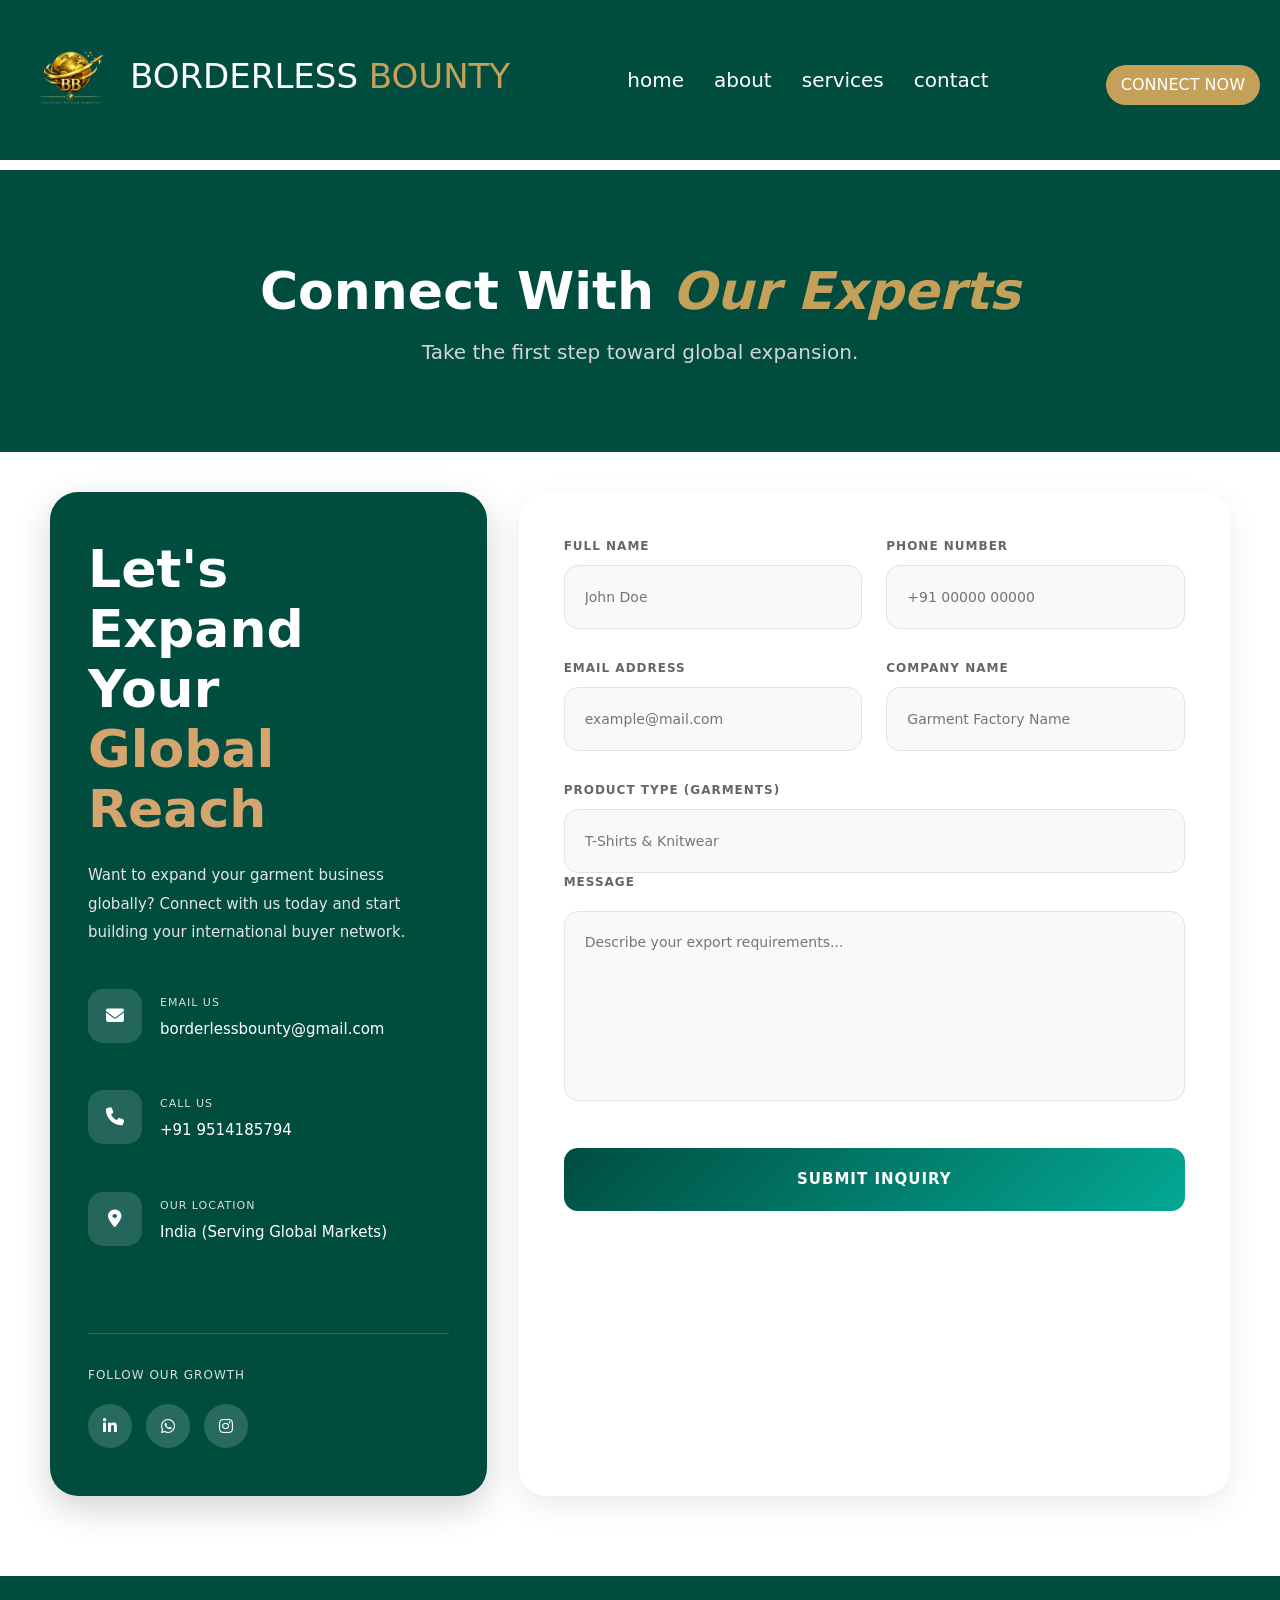
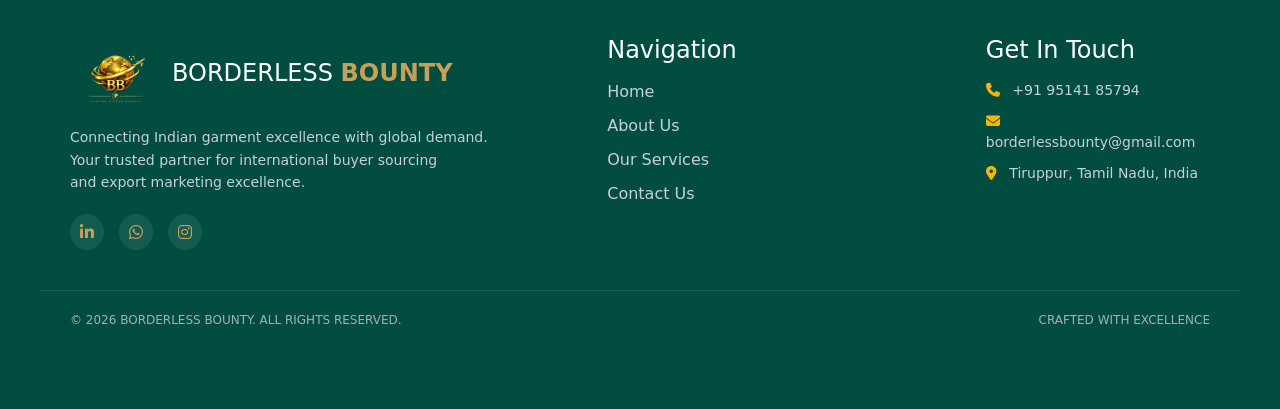
<file: contact.html>
<!DOCTYPE html>
<html lang="en">
<head>
    <meta charset="UTF-8">
    <meta name="viewport" content="width=device-width, initial-scale=1.0">
  <title>Document</title>
         <!-- ✅ Font Awesome (icons) -->
  <link rel="stylesheet" href="https://cdnjs.cloudflare.com/ajax/libs/font-awesome/6.5.0/css/all.min.css">

   <!-- AOS Animation -->
  <link rel="stylesheet" href="https://unpkg.com/aos@2.3.4/dist/aos.css"/>


    <link href="https://cdn.jsdelivr.net/npm/bootstrap@5.3.8/dist/css/bootstrap.min.css" rel="stylesheet"
        integrity="sha384-sRIl4kxILFvY47J16cr9ZwB07vP4J8+LH7qKQnuqkuIAvNWLzeN8tE5YBujZqJLB" crossorigin="anonymous">
        <link rel="stylesheet" href="CSS/style.css">
</head>
<body>
   <div class="navbar-main">

    <div class="nav-left">
        <img src="images/home_page_images/logomain.webp" class="logo-image">
        <h1>BORDERLESS <span>BOUNTY</span></h1>
    </div>

    <ul class="nav">
        <li><a href="index.html">home</a></li>
        <li><a href="about.html">about</a></li>
        <li><a href="service.html">services</a></li>
        <li><a href="contact.html">contact</a></li>
    </ul>

    <div class="btn1">
        <button class="nav-btn">CONNECT NOW</button>
    </div>

</div>
<!-- CONTACT SECTION -->

<div class="contact1">
    <h1>Connect With <span>Our Experts</span></h1>
    <h4>Take the first step toward global expansion.</h4>
</div>

<div class="contact-container">

    <!-- LEFT -->
    <div class="left-box">

        <div>
            <h2>
                Let's Expand Your <br>
                <span>Global Reach</span>
            </h2>

            <p>
                Want to expand your garment business globally?
                Connect with us today and start building your
                international buyer network.
            </p>

            <div class="info">

                <div class="info-item">
                    <i class="fas fa-envelope"></i>

                    <div>
                        <small>EMAIL US</small>
                        <p>borderlessbounty@gmail.com</p>
                    </div>
                </div>

                <div class="info-item">
                    <i class="fas fa-phone"></i>

                    <div>
                        <small>CALL US</small>
                        <p>+91 9514185794</p>
                    </div>
                </div>

                <div class="info-item">
                    <i class="fas fa-location-dot"></i>

                    <div>
                        <small>OUR LOCATION</small>
                        <p>India (Serving Global Markets)</p>
                    </div>
                </div>

            </div>
        </div>

        <!-- SOCIAL -->
        <div class="social">

            <small>FOLLOW OUR GROWTH</small>

            <div class="icons">
                <a href="#"><i class="fab fa-linkedin-in"></i></a>
                <a href="#"><i class="fab fa-whatsapp"></i></a>
                <a href="#"><i class="fab fa-instagram"></i></a>
            </div>

        </div>

    </div>

    <!-- RIGHT -->
    <div class="form-box">

        <form>

            <!-- ROW 1 -->
            <div class="form-row">

                <div class="field">
                    <label>FULL NAME</label>
                    <input type="text" placeholder="John Doe">
                </div>

                <div class="field">
                    <label>PHONE NUMBER</label>
                    <input type="text" placeholder="+91 00000 00000">
                </div>

            </div>

            <!-- ROW 2 -->
            <div class="form-row">

                <div class="field">
                    <label>EMAIL ADDRESS</label>
                    <input type="email" placeholder="example@mail.com">
                </div>

                <div class="field">
                    <label>COMPANY NAME</label>
                    <input type="text" placeholder="Garment Factory Name">
                </div>

            </div>

            <!-- PRODUCT -->
            <div class="field">
                <label>PRODUCT TYPE (GARMENTS)</label>
                <input type="text" placeholder="T-Shirts & Knitwear">
            </div>

            <!-- MESSAGE -->
            <div class="field">
                <label>MESSAGE</label>

                <textarea placeholder="Describe your export requirements..."></textarea>
            </div>

            <!-- BUTTON -->
            <button type="submit">
                SUBMIT INQUIRY
            </button>

        </form>

    </div>

</div>
</div>
<footer class="fx-footer">

  <div class="fx-container">

    <!-- LEFT -->
    <div class="fx-left">
      <div class="logo-row">
       <img src="images/home_page_images/logomain.webp" class="logo-image2">
      <h2>BORDERLESS <span>BOUNTY</span></h2>
      </div>
      <p>
        Connecting Indian garment excellence with global demand.<br>
        Your trusted partner for international buyer sourcing<br> and
        export marketing excellence.
      </p>

      <div class="fx-social">
        <i class="fab fa-linkedin-in"></i>
        <i class="fab fa-whatsapp"></i>
        <i class="fab fa-instagram"></i>
      </div>
    </div>

    <!-- CENTER -->
    <div class="fx-center">
      <h4>Navigation</h4>
      <ul>
        <li>Home</li>
        <li>About Us</li>
        <li>Our Services</li>
        <li>Contact Us</li>
      </ul>
    </div>

    <!-- RIGHT -->
    <div class="fx-right">
      <h4>Get In Touch</h4>
      <p><i class="fas fa-phone"></i> +91 95141 85794</p>
      <p><i class="fas fa-envelope"></i> borderlessbounty@gmail.com</p>
      <p><i class="fas fa-location-dot"></i> Tiruppur, Tamil Nadu, India</p>
    </div>

  </div>

  <!-- BOTTOM -->
  <div class="fx-bottom">
    <span>© 2026 BORDERLESS BOUNTY. ALL RIGHTS RESERVED.</span>
    <span>CRAFTED WITH EXCELLENCE</span>
  </div>

</footer>

   <script src="https://cdn.jsdelivr.net/npm/bootstrap@5.3.8/dist/js/bootstrap.bundle.min.js"
        integrity="sha384-FKyoEForCGlyvwx9Hj09JcYn3nv7wiPVlz7YYwJrWVcXK/BmnVDxM+D2scQbITxI"
        crossorigin="anonymous"></script>
      
</body>
</html>
</file>
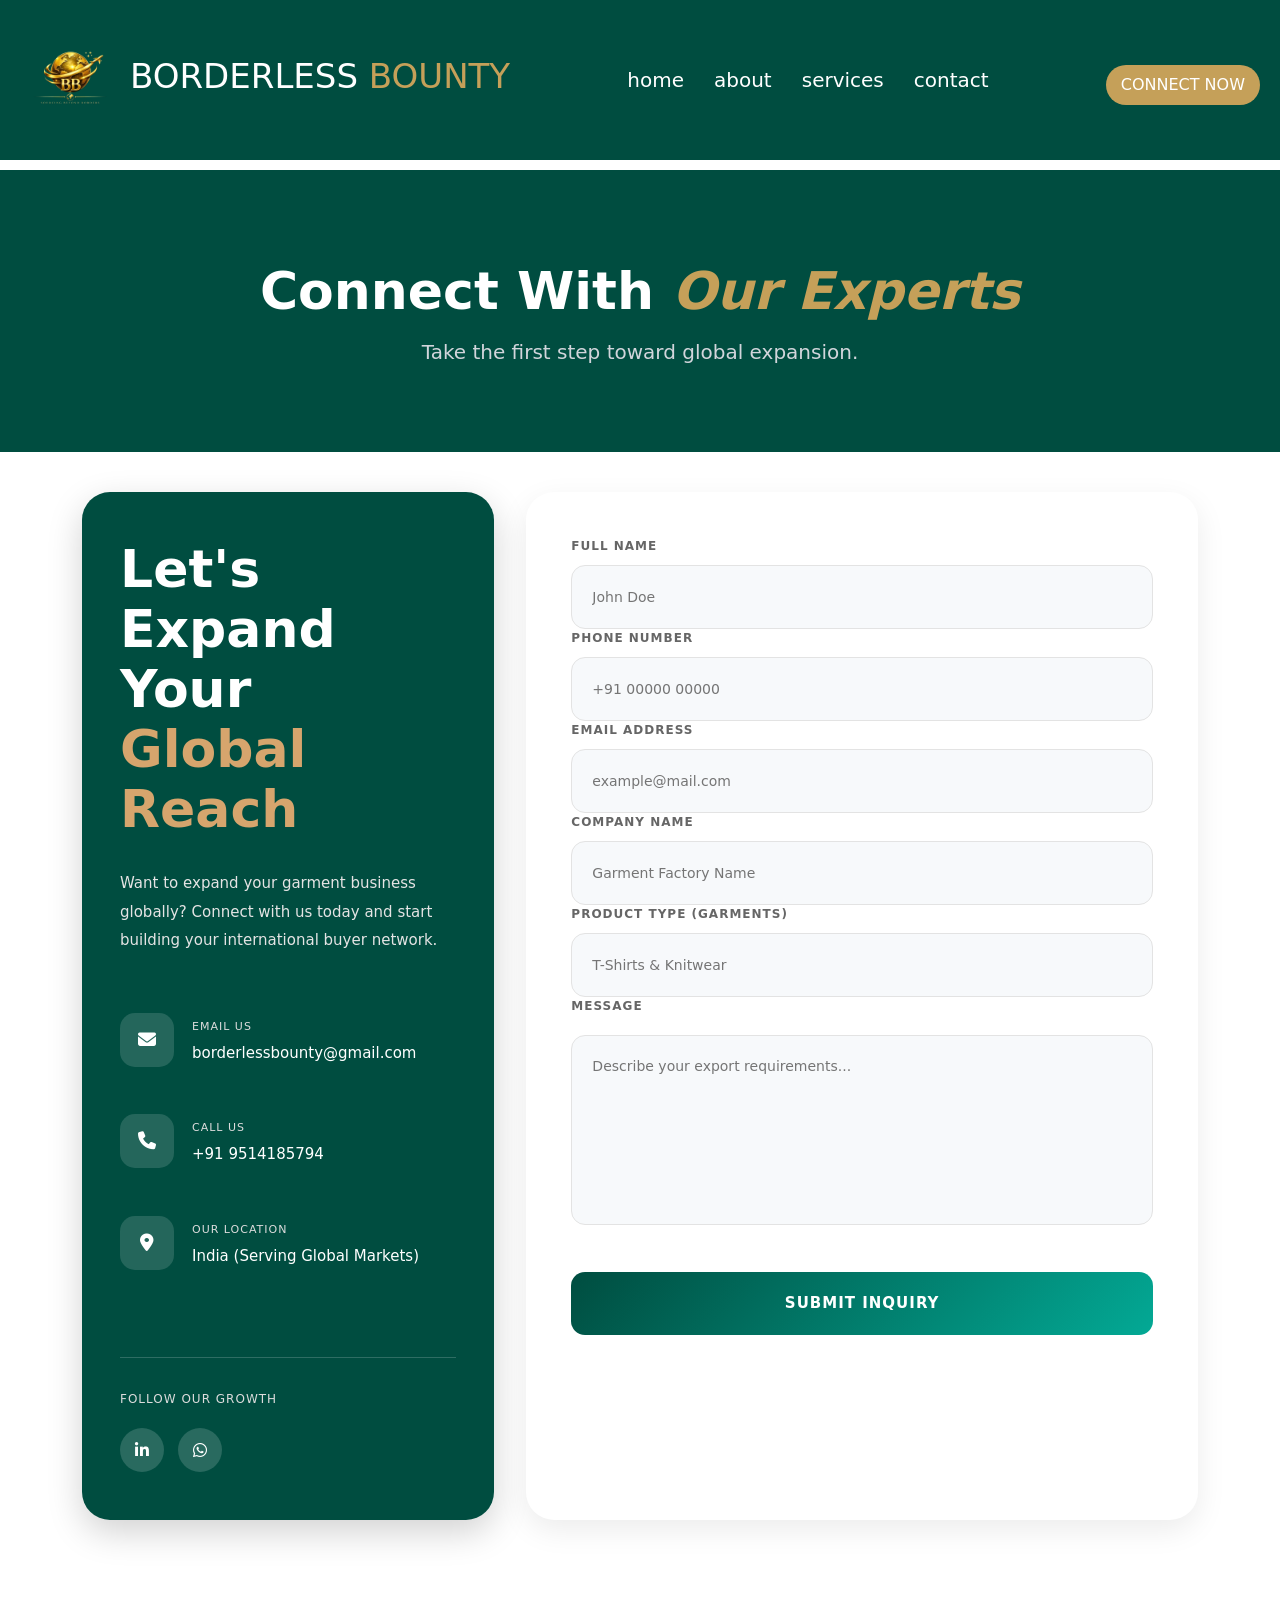
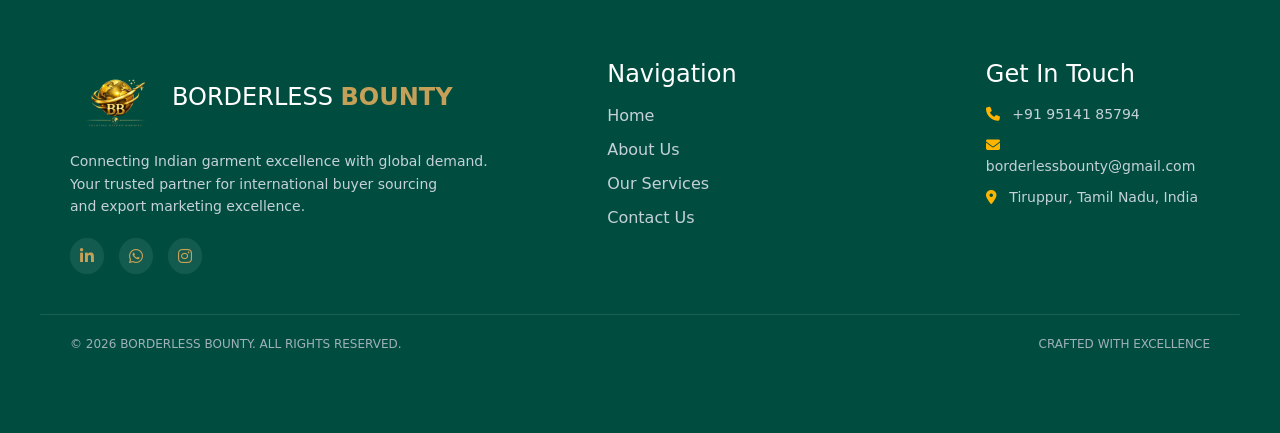
<file: My Project/contact.html>
<!DOCTYPE html>
<html lang="en">
<head>
    <meta charset="UTF-8">
    <meta name="viewport" content="width=device-width, initial-scale=1.0">
  <title>Document</title>
         <!-- ✅ Font Awesome (icons) -->
  <link rel="stylesheet" href="https://cdnjs.cloudflare.com/ajax/libs/font-awesome/6.5.0/css/all.min.css">

   <!-- AOS Animation -->
  <link rel="stylesheet" href="https://unpkg.com/aos@2.3.4/dist/aos.css"/>


    <link href="https://cdn.jsdelivr.net/npm/bootstrap@5.3.8/dist/css/bootstrap.min.css" rel="stylesheet"
        integrity="sha384-sRIl4kxILFvY47J16cr9ZwB07vP4J8+LH7qKQnuqkuIAvNWLzeN8tE5YBujZqJLB" crossorigin="anonymous">
        <link rel="stylesheet" href="/CSS/style.css">
</head>
<body>
   <div class="navbar-main">

    <div class="nav-left">
        <img src="images/home_page_images/logomain.webp" class="logo-image">
        <h1>BORDERLESS <span>BOUNTY</span></h1>
    </div>

    <ul class="nav">
        <li><a href="index.html">home</a></li>
        <li><a href="about.html">about</a></li>
        <li><a href="service.html">services</a></li>
        <li><a href="contact.html">contact</a></li>
    </ul>

    <div class="btn1">
        <button class="nav-btn">CONNECT NOW</button>
    </div>

</div>
<div class="contact1">
    <h1>Connect With<span> Our Experts</span></h1>
    <h4>Take the first step toward global expansion.</h4>

</div>
<div class="container contact-container">

  <!-- LEFT -->
  <div class="left-box">
    <h2>Let's Expand Your <br><span>Global Reach</span></h2>

    <p>
      Want to expand your garment business globally?
      Connect with us today and start building your
      international buyer network.
    </p>

    <div class="info">

      <div class="info-item">
        <i class="fas fa-envelope"></i>
        <div>
          <small>EMAIL US</small>
          <p>borderlessbounty@gmail.com</p>
        </div>
      </div>

      <div class="info-item">
        <i class="fas fa-phone"></i>
        <div>
          <small>CALL US</small>
          <p>+91 9514185794</p>
        </div>
      </div>

      <div class="info-item">
        <i class="fas fa-location-dot"></i>
        <div>
          <small>OUR LOCATION</small>
          <p>India (Serving Global Markets)</p>
        </div>
      </div>

    </div>

    <div class="social">
      <small>FOLLOW OUR GROWTH</small>
      <div class="icons">
        <a href="#"><i class="fab fa-linkedin-in"></i></a>
        <a href="#"><i class="fab fa-whatsapp"></i></a>
      </div>
    </div>
  </div>

  <!-- RIGHT -->
  <div class="form-box">
    <form>

      <div class="row">
        <div class="field">
          <label>FULL NAME</label>
          <input type="text" placeholder="John Doe">
        </div>

        <div class="field">
          <label>PHONE NUMBER</label>
          <input type="text" placeholder="+91 00000 00000">
        </div>
      </div>

      <div class="row">
        <div class="field">
          <label>EMAIL ADDRESS</label>
          <input type="email" placeholder="example@mail.com">
        </div>

        <div class="field">
          <label>COMPANY NAME</label>
          <input type="text" placeholder="Garment Factory Name">
        </div>
      </div>

      <div class="field">
        <label>PRODUCT TYPE (GARMENTS)</label>
        <input type="text" placeholder="T-Shirts & Knitwear">
      </div>

      <div class="field">
        <label>MESSAGE</label>
        <textarea placeholder="Describe your export requirements..."></textarea>
      </div>

      <button type="submit">SUBMIT INQUIRY</button>

    </form>
  </div>

</div>
<footer class="fx-footer">

  <div class="fx-container">

    <!-- LEFT -->
    <div class="fx-left">
      <div class="logo-row">
       <img src="images/home_page_images/logomain.webp" class="logo-image2">
      <h2>BORDERLESS <span>BOUNTY</span></h2>
      </div>
      <p>
        Connecting Indian garment excellence with global demand.<br>
        Your trusted partner for international buyer sourcing<br> and
        export marketing excellence.
      </p>

      <div class="fx-social">
        <i class="fab fa-linkedin-in"></i>
        <i class="fab fa-whatsapp"></i>
        <i class="fab fa-instagram"></i>
      </div>
    </div>

    <!-- CENTER -->
    <div class="fx-center">
      <h4>Navigation</h4>
      <ul>
        <li>Home</li>
        <li>About Us</li>
        <li>Our Services</li>
        <li>Contact Us</li>
      </ul>
    </div>

    <!-- RIGHT -->
    <div class="fx-right">
      <h4>Get In Touch</h4>
      <p><i class="fas fa-phone"></i> +91 95141 85794</p>
      <p><i class="fas fa-envelope"></i> borderlessbounty@gmail.com</p>
      <p><i class="fas fa-location-dot"></i> Tiruppur, Tamil Nadu, India</p>
    </div>

  </div>

  <!-- BOTTOM -->
  <div class="fx-bottom">
    <span>© 2026 BORDERLESS BOUNTY. ALL RIGHTS RESERVED.</span>
    <span>CRAFTED WITH EXCELLENCE</span>
  </div>

</footer>

   <script src="https://cdn.jsdelivr.net/npm/bootstrap@5.3.8/dist/js/bootstrap.bundle.min.js"
        integrity="sha384-FKyoEForCGlyvwx9Hj09JcYn3nv7wiPVlz7YYwJrWVcXK/BmnVDxM+D2scQbITxI"
        crossorigin="anonymous"></script>
      
</body>
</html>
</file>
<file: CSS/style.css>
*{
  margin: 0px;
  padding: 0px;
  box-sizing: border-box;
}
body{
  overflow-x: hidden;
}
.navbar-main {
    background-color: #004d40;
    height: 160px;
    width: 100%;
    display: flex;
    align-items: center;
    justify-content: space-between;
    padding: 0 20px;
    position:sticky;
    top:0;
     z-index: 1000;
}

.nav-left {
    display: flex;
    align-items: center;
}

.logo-image {
    width: 100px;
    height: 100px;
}

.nav-left h1 {
    color: white;
    font-size: 34px;
    margin-left: 10px;
}

.nav-left h1 span {
    color: #c5a059;
}

.nav {
    display: flex;
    gap: 30px;
    list-style: none;
}

.nav a {
    color: white;
    text-decoration: none;
    font-size: 20px;
}
.nav a:hover {
    color: #c5a059;
    transform: scale(1.1);
}
.nav-btn {
    background-color: #c5a059;
    color: white;
    border: none;
    padding: 8px 15px;
    border-radius: 20px;
    margin-top: 10px;
}
.nav-btn:hover {
    background-color: #ff9f2e;
    color: black;
    transform: scale(1.05);
}

/* hero section */
.hero {
  height: 100vh;
  /* background: linear-gradient(rgba(0,0,0,0.7), rgba(0,0,0,0.7)),
              url('images/home _page _images/rainy-forest.webp'); */
  /* background-image:url('images/home _page _images/mYxvzp.webp');  */
 
  background-size: cover;
  background-position: center;
  background-repeat: no-repeat;
  display: flex;
  align-items: center;
  color: white;
  text-align: center;
  padding: 20px;
  position: relative;
}
.shade{
  position: absolute;
  background-color: #004d40;
  width: 100%;
  height: 100%;
  opacity: 0.6;
}

.hero-content {
  max-width: 900px;
  margin: auto;
  position: relative;
}

.hero h5 {
  color:#c5a059;
  letter-spacing: 3px;
  font-size: 25px;
}

.sub-title {
  margin: 10px 0;
  font-size: 17px;
}

.hero h1 {
  font-size: 50px;
  font-weight: bold;
}

.hero h1 span {
  color: #c5a059;
  font-style: italic;
}

.desc {
  margin: 20px 0;
  font-size: 21px;
}

.buttons {
  margin-top: 20px;
}

.btn {
  padding: 10px 20px;
  text-decoration: none;
  margin: 5px;
  display: inline-block;
}

.btn-primary {
  background: white;
  color: white;
}

.btn-outline {
  border: 1px solid white;
  color: white;
}
.expertise4 {
  position: relative;
  padding: 100px 20px;
  text-align: center;
  overflow: hidden;
  background: #fff;
}
/* davut */
* {
  box-sizing: border-box;
}

/* 🔥 BACKGROUND LAYER */
.expertise4::before {
  content: "";
  position: absolute;
  top: 0;
  left: 0;
  width: 200%;
  height: 100%;

  background: url('../images/home_page_images/flag.png') repeat-x;

  background-size: contain;
  opacity: 0.15;

  animation: moveFlags 40s linear infinite;
}


/* 🔥 SECOND LAYER (depth feel) */
.expertise4::after {
  content: "";
  position: absolute;
  top: 0;
  left: 0;
  width: 200%;
  height: 100%;

  background: url('images/home_page_images/flag.png') repeat-x;

  background-size: contain;
  opacity: 0.08;

  animation: moveFlagsReverse 60s linear infinite;
}

/* CONTENT ABOVE */
.container4 {
  position: relative;
  z-index: 2;
  max-width: 900px;
  margin: auto;
}

/* TEXT */
.small-title {
  letter-spacing: 4px;
  font-size: 21px;
}

.main-title {
  font-size: 42px;
  font-weight: bold;
}

.content-text {
  font-size: 23px;
  line-height: 1.7;
}

.content-text span {
  font-weight: bold;
  font-style: italic;
}

/* 🔁 ANIMATIONS */
@keyframes moveFlags {
  0% {
    transform: translateX(0);
  }
  100% {
    transform: translateX(-50%);
  }
}

@keyframes moveFlagsReverse {
  0% {
    transform: translateX(-50%);
  }
  100% {
    transform: translateX(0);
  }
}


.services1 {
  background: #f4f6f8;
  padding: 80px 0;
}
.service-card {
  min-width: 220px;  /* 👈 minimum size */
  flex: 1;           /* 👈 auto expand */
  height: 180px;
}

/* 🔥 ONE LINE LAYOUT */
.service-row {
  display: flex;
  justify-content: center;
  gap: 30px; /* 🔥 BIG GAP */
  /* flex-wrap: nowrap;  */
}

/* CARD */
.service-card {
  background: #c4c2c2;
  padding: 25px 15px;
  border-radius: 15px;

  width: 180px; /* 🔥 SAME WIDTH */
  height: 180px; /* 🔥 SAME HEIGHT */

  display: flex;
  flex-direction: column;
  justify-content: center;
  align-items: center;

  text-align: center;

  box-shadow: 0 8px 20px rgba(0,0,0,0.08);
  transition: 0.3s;
}

/* ICON */
.service-card i {
  font-size: 30px;
  margin-bottom: 10px;
}

/* HOVER */
.service-card:hover {
  transform: translateY(-8px);
  box-shadow: 0 15px 30px rgba(0,0,0,0.15);
}
/* BOX */
/* ===== WHY SECTION ===== */
   .why-section {
  background-color: #004d40;
   gap:90px;
  
}



/* TEXT */
.small-head {
  color: #c5a059;
  letter-spacing: 2px;
  font-size: 14px;
}

.main-head {
  font-size: 36px;
  font-weight: bold;
}

.points p {
  font-weight: bold;
  margin-bottom: 5px;
}

.points span {
  display: block;
  font-size: 14px;
  color: #ddd;
  margin-bottom: 15px;
}

.points i {
  color: #c5a059;
  margin-right: 8px;
}

/* CARD */
.card-box {
  height: 210px;
  border-radius: 20px;
  background-color: #004d40;
  backdrop-filter: blur(10px);
  border: 2px solid rgb(163, 161, 161);
  box-shadow: 0 10px 25px rgba(237, 230, 230, 0.2);

  color: #fff;
  text-align: center;

  display: flex;
  flex-direction: column;
  justify-content: center;
  align-items: center;

  transition: 0.4s;

  /* animation base */
  opacity: 0;
  transform: translateY(40px);
  animation: fadeUp 0.8s forwards;
}

/* ICON */
.card-box i {
  font-size: 30px;
  color: #c5a059;
  margin-bottom: 10px;
}

/* HOVER */
.card-box:hover {
  transform: translateY(-10px) scale(1.05);
}

/* 🔥 ANIMATION */
@keyframes fadeUp {
  to {
    opacity: 1;
    transform: translateY(0);
  }
}

/* DELAYS */
.delay1 { animation-delay: 0.2s; }
.delay2 { animation-delay: 0.4s; }
.delay3 { animation-delay: 0.6s; }
.delay4 { animation-delay: 0.8s; }
/* SECTION */
.cta-section {
  padding: 80px 20px;
  background: #fff;
}

/* industryrow */
.industries {
  background: #f8f9fb;
}

/* TITLE */
.industry-title {
  font-size: 30px;
  font-weight: 600;
  color: #1f2937;
}

/* CARD */
.industry-card {
  height: 130px;
  border-radius: 12px;
  background: #fff;

  display: flex;
  flex-direction: column;
  justify-content: center;
  align-items: center;

  box-shadow: 0 5px 15px rgba(0,0,0,0.08);
  transition: 0.3s;

  /* animation base */
  opacity: 0;
  transform: translateY(40px);
  animation: fadeUp 0.8s forwards;
}

/* ICON */
.industry-card i {
  font-size: 26px;
  margin-bottom: 10px;
  color: #1f2937;
}

/* TEXT */
.industry-card p {
  font-size: 14px;
  margin: 0;
  color: #374151;
}

/* HOVER */
.industry-card:hover {
  transform: translateY(-8px);
  box-shadow: 0 15px 30px rgba(0,0,0,0.15);
}

/* ANIMATION */
@keyframes fadeUp {
  to {
    opacity: 1;
    transform: translateY(0);
  }
}

/* DELAY */
.delay1 { animation-delay: 0.2s; }
.delay2 { animation-delay: 0.4s; }
.delay3 { animation-delay: 0.6s; }
.delay4 { animation-delay: 0.8s; }
.delay5 { animation-delay: 1s; }
/* BOX */
.cta-box {
  background-color: #004d40;
  color: white;

  padding: 50px 30px;
  border-radius: 20px;
  width: 100%;

  max-width: 1200px;
  margin: auto;
}

/* TITLE */
.cta-box h2 {
  font-size: 32px;
  font-weight: bold;
}

/* SUB TEXT */
.cta-sub {
  margin: 10px 0 30px;
  font-size: 16px;
  opacity: 0.9;
}


/* CONTACT ROW */
.cta-contact {
  display: flex;
  justify-content: center;
  align-items: center;
  gap: 40px;
}

/* TEXT */
.cta-contact small {
  font-size: 12px;
  opacity: 0.7;
}

.cta-contact p {
  margin: 5px 0 0;
  font-weight: 600;
}

/* DIVIDER */
.divider {
  width: 1px;
  height: 40px;
  background: rgba(255,255,255,0.4);
}

.fx-footer {
  background-color: #004d40;
    
  color: white;
  padding: 60px 0px;
  /* border-radius: 20px; */
  width: 100%;
  margin: 80px  auto 0px auto;
}



/* LOGO */
.logo {
  font-weight: bold;
}
.logo span {
  color: #c5a059;
}

.logo-image2 {
  width: 90px;   /* adjust size */
  height: 90px;
}
.logo-row {
  display: flex;
  align-items: center;
  gap: 12px;
}

.logo-row h2 {
  margin: 0;
  font-size: 24px;
}

/* TEXT */
.fx-footer-text {
  font-size: 16px;
  margin: 15px 0;
  line-height: 1.6;
  opacity: 0.9;
}
.fx-left span {
  font-weight: bold;
  color: #c5a059;
}

/* TITLES */
.fx-footer-title {
  font-size: 18px;
  letter-spacing: 1px;
  margin-bottom: 15px;
  opacity: 0.8;
}

/* LINKS */
.fx-footer-links {
  list-style: none;
  padding: 0;
  margin-top: 10px;
}
.fx-footer-links li {
  margin: 8px 0;
  cursor: pointer;
}

/* ICONS */
.fx-footer i {
  margin-right: 10px;
  color: #c5a059;
}
.fx-center li{
   font-size: 16px;
}

/* SOCIAL */
.social-icons i {
  background: rgba(255,255,255,0.1);
  padding: 10px;
  border-radius: 50%;
  margin-right: 10px;
  transition: 0.3s;
}

.social-icons i:hover {
  background: #c5a059;
  color: black;
}

/* LINE */
.fx-footer hr {
  border-color: rgba(255,255,255,0.2);
  margin: 30px 0;
}

/* COPY */
.copy {
  font-size: 13px;
  opacity: 0.7;
  margin-top: 30px;
}
footer.col-md-4 {
  padding: 0 20px;
}
/* abouthtml */
.about1 {
  text-align: center;
  margin-top: 12px;
  height: 250px;
  width: 100%;
  background-color: #004d40;
padding: 70px;

}
.about1 h1 {
  font-size: 36px;
  margin-bottom: 20px;
  color: white;
}
.about1 h1 span {
  color: #c5a059;
  font-style: italic;
}
.about1 h4 {
  font-size: 20px;
  color: #6b7280;
}
.about2{
  margin-top: 100px;
  position: absolute;
}
.about2 h5 {
  color: #c5a059;
  letter-spacing: 3px;
  font-size: 22px;
  
  margin-top: 20px;

}
.about2 h1 {
  font-size: 36px;
  margin-bottom: 20px;
  color: #1f2937;
}
.about2 p {
  font-size: 20px;
  line-height: 1.6;
  color: #374151;
}
.poem {
  height: 100px;
  width: auto;
  margin-left: 20px;
  font-style: italic;
  border-left: 10px solid #c5a059;
  background-color: #ebe9e9;
  padding: 30px 0px 30px 20px;
}
.about2 img{
  width: 100%;
  height: 80%;
  border-radius: 10px;
}
.box0{
  width: 70px;
  position: relative;
  top: 880px;
  left: 800px;
}
 .box0 .card{
  background-color: #004d40;
  height: 150px;
  color: white;
  border-radius: 10px;
  padding-left: 20px;
  padding-top: 5px;
 }
 .box0 .card h1{
  font-size: 60px;
  color: #c5a059;
}
 .box0 h4{
  font-size: 20px;
  color: rgb(248, 248, 248);
}

    .founders2 {
      padding: 80px 0;
      text-align: center;
      margin-top: 950px;
    }

    .sub-title {
      letter-spacing: 3px;
      color: #777;
      font-size: 14px;
    }

    /* 🔥 FINAL CARD FIX */
    .card-custom {
      background: #fff;
      padding: 40px 20px;
      border-radius: 20px;
      border: none;

      box-shadow: 0 15px 40px rgba(0,0,0,0.15);

      transition: 0.3s;
    }

    .card-custom:hover {
      transform: translateY(-10px);
    }

    .icon-circle {
      width: 80px;
      height: 80px;
      background: #0a1f44;
      color: #fff;
      border-radius: 50%;
      display: flex;
      align-items: center;
      justify-content: center;
      font-size: 30px;
      margin: 0 auto 20px;
    }

    .role {
      color: #777;
    }

    .desc {
      color: #555;
      font-size: 14px;
    }

    /* 3card */
    /* 🔥 NEW 3 CARD SECTION (SAFE - no conflict) */

.about-new{
  padding:80px 0px 0px 10px;
}

.about-container-new{
  display:flex;
  flex-wrap:wrap;
  /* justify-content:center; */
  gap:30px;
  margin-bottom: 100px;
 
  
}

.card-new{
  width:400px;
  padding:30px;
  border-radius:15px;
  background:white;
  box-shadow:0 5px 20px rgba(0,0,0,0.1);
}

/* Mission */
.card-new.mission{
  background:#004d40;
  color:white;
}

.card-new.mission p{
  color:#ddd;
}

/* Strength */
.card-new.strength ul{
  list-style:none;
}

.card-new.strength ul li{
  padding-left:20px;
  position:relative;
  margin-bottom:10px;
}

.card-new.strength ul li::before{
  content:"✔";
  position:absolute;
  left:0;
  color:#c5a059;
}
.icon-new{
  width:60px;
  height:60px;
  background:#0a1f44;
  color:#fff;
  border-radius:50%;
  display:flex;
  align-items:center;
  justify-content:center;
  font-size:24px;
  margin-bottom:15px;
}
.card-new p,li{
  font-size:20px;
  color:#555;
}

/* services */
/* abouthtml */
.service1 {
  text-align: center;
  margin-top: 16px;
  height: 250px;
  width: 100%;
  background-color: #004d40;
padding: 70px;

}
.service1 h1 {
  font-size: 46px;
  margin-bottom: 20px;
  color: white;
}
.service1 h1 span {
  font-size: 46x;
  color: #c5a059;
  font-style: italic;
}
.service1 h4 {
  font-size: 20px;
  color: #6b7280;
}


/* SECTION */
.gb-svc-section {
  padding: 60px 40px;
  background:
    linear-gradient(rgba(255,255,255,0.92), rgba(255,255,255,0.92)),
    url('https://picsum.photos/1200/800?blur=3');
  background-size: cover;
}

/* GRID (width 20% kammi) */
.gb-svc-container {
  display: grid;
  grid-template-columns: repeat(3, 0.7fr);
  justify-content: center;
  gap: 30px;
  width: 100%;
  margin: 0 auto;
  
}

/* CARD */
.gb-svc-card {
  position: relative;
  border-radius: 18px;
  overflow: hidden;
  transition: 0.3s;
  width: 85%;
  
}

/* IMAGE (height +20%) */
.gb-svc-card img {
  width: 100%;
  height: 360px;
  object-fit: cover;
}

/* OVERLAY */
.gb-svc-overlay {
  position: absolute;
  inset: 0;
  background: rgba(32, 166, 144, 0.65);
}

/* TEXT */
.gb-svc-text {
  position: absolute;
  bottom: 20px;
  left: 20px;
  right: 20px;
  color: #fff;
  /* z-index: 2; */
}

/* ICON (kila left) */
.svc-icon {
  position: absolute;
  bottom: 120px;
  left: 10px;
  font-size: 30px;
  color: #ff9f2e;
}

/* TITLE */
.gb-svc-text h3 {
  font-size: 20px;
  margin-bottom: 5px;
  font-weight: bold;
}

/* PARA */
.gb-svc-text p {
  font-size: 14px;
}

/* LIST */
.gb-svc-text ul {
  margin: 5px 0 0 15px;
  font-size: 14px;
}

/* 🔥 4th CARD TEXT WHITE FORCE */
.gb-svc-card:nth-child(4) .gb-svc-text,
.gb-svc-card:nth-child(4) ul li {
  color: #ffffff;
   font-size: 14px;
}

/* HOVER */
.gb-svc-card:hover {
  transform: scale(1.05);
}

/* 🔥 SECTION */
.gb-pro-section {
  padding: 120px 20px;
  color: #fff;
  text-align: center;
   background-color: #004d40;

  /* background:
    
    linear-gradient(135deg, #0f2027, #203a43, #2c5364); */
}

/* TITLE */
.gb-pro-section h2 {
  font-size: 32px;
  margin-bottom: 10px;
}

.gb-sub {
  opacity: 0.7;
  margin-bottom: 80px;
}

/* TIMELINE */
.gb-pro-timeline {
  position: relative;
  max-width: 1000px;
  margin: auto;
}

/* CENTER LINE */
.gb-pro-timeline::after {
  content: "";
  position: absolute;
  width: 2px;
  background: rgba(255,255,255,0.2);
  top: 0;
  bottom: 0;
  left: 50%;
  transform: translateX(-50%);
}

/* ITEM */
.gb-pro-item {
  position: relative;
  width: 50%;
  padding: 40px 20px;
}

/* LEFT */
.gb-left {
  left: 0;
  text-align: left;
}

/* RIGHT */
.gb-right {
  left: 50%;
  text-align: left;
}

/* CARD */
.gb-pro-card {
  background: rgba(255,255,255,0.08);
  padding: 20px 25px;
  border-radius: 12px;
 border: 1px solid rgba(247, 244, 244, 0.2);
}

/* NUMBER CIRCLE */
.gb-pro-item::before {
  content: attr(data-step);
  position: absolute;
  top: 45px;
  width: 35px;
  height: 35px;
  border: 2px solid white;
  border-radius: 50%;
  text-align: center;
  line-height: 32px;
  font-weight: bold;
  color:#c5a059;
  background: transparent;
}

/* NUMBER POSITION */
.gb-left::before {
  right: -18px;
}

.gb-right::before {
  left: -18px;
}

/* TEXT */
.gb-pro-card h3 {
  margin-bottom: 8px;
  color: #c5a059;
}

.gb-pro-card p {
  font-size: 14px;
  opacity: 0.8;
}
.pro-end{
  text-align: center;
  color:white;
  margin-top: 90px;
}

/* SECTION */
.gb-terms-section {
  padding: 80px 40px;
}

/* CONTAINER */
.gb-terms-container {
  display: flex;
  gap: 40px;
  justify-content: center;
  align-items: stretch;
  flex-wrap: wrap;
}

/* LEFT CARD */
.gb-terms-card {
  flex: 1;
  max-width: 500px;
  background: #fff;
  padding: 30px;
  border-radius: 20px;
  box-shadow: 0 10px 25px rgba(0,0,0,0.1);
}
.gb-terms-card i{
  color:#c5a059;
}

/* TITLE */
.gb-terms-card h3 {
  margin-bottom: 20px;
  font-size: 20px;
}



/* ROW */
.gb-row {
  margin-bottom: 20px;
}

.gb-row span {
  display: block;
  font-size: 12px;
  color:#c5a059;
  margin-bottom: 5px;
  font-weight: bold;
}

.gb-row p {
  font-size: 14px;
  color: #333;
}

/* RIGHT CARD */
.gb-doc-card {
  flex: 1;
  max-width: 500px;
  padding: 30px;
  border-radius: 20px;
  color: #fff;
   background-color: #004d40;

  /* background:
    linear-gradient(rgba(0,0,0,0.6), rgba(0,0,0,0.6)),
    linear-gradient(135deg, #0f2027, #2c5364); */

  box-shadow: 0 10px 25px rgba(0,0,0,0.2);
}

/* TITLE */
.gb-doc-card h3 {
  margin-bottom: 25px;
  color:#c5a059;
}

/* LIST ITEM */
.gb-doc-item {
  display: flex;
  align-items: center;
  gap: 15px;
  padding: 12px 15px;
  margin-bottom: 15px;
  border-radius: 10px;

  background: rgba(255,255,255,0.08);
  backdrop-filter: blur(5px);
}

/* ICON */
.gb-doc-item i {
  color:#c5a059;
}

/* TEXT */
.gb-doc-item span {
  font-size: 14px;
}
/* ================= CONTACT SECTION ================= */

.contact1{
    text-align: center;
    width: 100%;
    background: #004d40;
    padding: 90px 20px 80px;
    margin-top: 10px;
}

.contact1 h1{
    font-size: 52px;
    font-weight: 700;
    color: white;
    margin-bottom: 18px;
}

.contact1 h1 span{
    color: #c5a059;
    font-style: italic;
}

.contact1 h4{
    font-size: 20px;
    color: #d1d5db;
    font-weight: 400;
}

/* MAIN CONTAINER */
.contact-container{
    width: 1180px;
    margin: 40px auto 80px;

    display: flex;
    gap: 32px;
    align-items: stretch;
}

/* LEFT BOX */
.left-box{
    width: 38%;
    min-height: 720px;

    padding: 48px 38px;

    border-radius: 28px;

    /* background: linear-gradient(180deg,#06192b 0%, #0094c6 100%); */
    background-color: #004d40;

    color: white;

    display: flex;
    flex-direction: column;
    justify-content: space-between;

    box-shadow: 0 12px 35px rgba(0,0,0,0.18);
}

/* LEFT TITLE */
.left-box h2{
    font-size: 52px;
    line-height: 1.15;
    font-weight: 700;
}

.left-box h2 span{
    color: #d6a56d;
}

.left-box p{
    margin-top: 22px;
    font-size: 15px;
    line-height: 1.9;
    color: #e4e4e4;
}

/* INFO */
.info{
    margin-top: 42px;
}

.info-item{
    display: flex;
    align-items: flex-start;
    gap: 18px;
    margin-bottom: 32px;
}

.info-item i{
    width: 54px;
    height: 54px;

    border-radius: 15px;

    background: rgba(255,255,255,0.14);

    display: flex;
    align-items: center;
    justify-content: center;

    font-size: 18px;

    flex-shrink: 0;
}

.info-item small{
    font-size: 11px;
    letter-spacing: 1px;
    color: #dcdcdc;
}

.info-item p{
    margin-top: 4px;
    font-size: 15px;
    color: white;
    line-height: 1.7;
}

/* SOCIAL */
.social{
    margin-top: 40px;
    padding-top: 28px;
    border-top: 1px solid rgba(255,255,255,0.18);
}

.social small{
    font-size: 12px;
    letter-spacing: 1px;
    color: #dcdcdc;
}

.icons{
    display: flex;
    gap: 14px;
    margin-top: 18px;
}

.icons a{
    width: 44px;
    height: 44px;

    border-radius: 50%;

    background: rgba(255,255,255,0.16);

    display: flex;
    align-items: center;
    justify-content: center;

    color: white;
    text-decoration: none;

    transition: 0.3s;
}

.icons a:hover{
    background: white;
    color: #0094c6;
    transform: translateY(-3px);
}

/* RIGHT FORM */
.form-box{
    width: 62%;
    min-height: 720px;

    background: white;

    padding: 45px;

    border-radius: 28px;

    box-shadow: 0 10px 30px rgba(0,0,0,0.08);

    display: flex;
    flex-direction: column;
}

/* FORM */
.form-box form{
    height: 100%;

    display: flex;
    flex-direction: column;
}

/* ROW */
.form-row{
    display: flex;
    gap: 24px;
    margin-bottom: 30px;
}

/* FIELD */
.field{
    width: 100%;
}

.field label{
    display: block;

    margin-bottom: 10px;

    font-size: 12px;
    font-weight: 700;

    color: #666;

    letter-spacing: 1px;
}

/* INPUT */
.field input,
.field textarea{
    width: 100%;

    padding: 20px;

    border-radius: 14px;

    border: 1px solid #e3e3e3;

    background: #f7f9fb;

    font-size: 14px;

    outline: none;

    transition: 0.3s;
}

/* INPUT HEIGHT */
.field input{
    height: 64px;
}

/* FOCUS */
.field input:focus,
.field textarea:focus{
    border-color: #00a6d6;
    background: white;
    box-shadow: 0 0 0 4px rgba(0,166,214,0.08);
}

/* TEXTAREA */
.field textarea{
    height: 190px;
    resize: none;
    margin-top: 10px;
}

/* BUTTON */
.form-box button{
    width: 100%;

    padding: 20px;

    margin-top: 40px;

    border: none;
    border-radius: 14px;

    background: linear-gradient(135deg, #004d40, #03a995);

    color: white;

    font-size: 15px;
    font-weight: 700;

    letter-spacing: 1px;

    cursor: pointer;

    transition: 0.3s;
}

.form-box button:hover{
    transform: translateY(-3px);
    
    /* background-color: #004d40; */
   
}


/* FOOTER */
/* .fx-footer {
  padding: 80px 0 20px;
  color: #fff;

  background:
    radial-gradient(circle at 20% 30%, rgba(0,200,255,0.4), transparent 50%),
    radial-gradient(circle at 80% 70%, rgba(0,120,255,0.3), transparent 50%),
    linear-gradient(135deg, #08171f, #0f2a38, #1b4b63);
} */

/* CONTAINER */
.fx-container {
  max-width: 1200px;
  margin: auto;
  padding: 0 30px;

  display: grid;
  grid-template-columns: 2fr 1fr 1.3fr;
  gap: 100px;
}

/* LEFT */
.fx-left h2 {
  margin-bottom: 15px;
}

.fx-left p {
  color: #c5d0d8;
  font-size: 14px;
  line-height: 1.6;
}

/* SOCIAL */
.fx-social {
  margin-top: 20px;
}

.fx-social i {
  margin-right: 10px;
  padding: 10px;
  border-radius: 50%;
  background: rgba(255,255,255,0.08);
  cursor: pointer;
  transition: 0.3s;
}

.fx-social i:hover {
  background: #ffb400;
  color: #000;
}

/* CENTER */
.fx-center h4,
.fx-right h4 {
  margin-bottom: 15px;
}

.fx-center ul {
  list-style: none;
  padding: 0;
}

.fx-center li {
  margin-bottom: 10px;
  color: #c5d0d8;
  cursor: pointer;
}

.fx-center li:hover {
  color: #ffb400;
}

/* RIGHT */
.fx-right p {
  margin-bottom: 10px;
  color: #c5d0d8;
  font-size: 14px;
}

.fx-right i {
  color: #ffb400;
  margin-right: 8px;
}

/* BOTTOM */
.fx-bottom {
  max-width: 1200px;
  margin: 40px auto 0;
  padding: 20px 30px;
  border-top: 1px solid rgba(255,255,255,0.1);

  display: flex;
  justify-content: space-between;
  color: #9fb0bb;
  font-size: 12px;
}
.fx-right {
  margin-left: 60px;
}

/* ================== KEYFRAMES ================== */
@keyframes fadeUp {
  from {
    opacity: 0;
    transform: translateY(60px);
  }
  to {
    opacity: 1;
    transform: translateY(0);
  }
}

@keyframes fadeLeft {
  from {
    opacity: 0;
    transform: translateX(-80px);
  }
  to {
    opacity: 1;
    transform: translateX(0);
  }
}

@keyframes fadeRight {
  from {
    opacity: 0;
    transform: translateX(80px);
  }
  to {
    opacity: 1;
    transform: translateX(0);
  }
}

@keyframes zoomIn {
  from {
    opacity: 0;
    transform: scale(0.8);
  }
  to {
    opacity: 1;
    transform: scale(1);
  }
}

/* ================== CONTACT PAGE ================== */
.contact1 {
  opacity: 0;
  animation: fadeUp 1s ease forwards;
}

.left-box {
  opacity: 0;
  animation: fadeLeft 1s ease forwards;
  animation-delay: 0.3s;
}

.form-box {
  opacity: 0;
  animation: fadeRight 1s ease forwards;
  animation-delay: 0.3s;
}

/* ================== ABOUT PAGE ================== */
/* .about1 {
  opacity: 0;
  animation: fadeUp 1s ease forwards;
}

.about2 {
  opacity: 0;
  animation: fadeUp 1s ease forwards;
  animation-delay: 0.3s;
}

.card-custom {
  opacity: 0;
  animation: zoomIn 0.8s ease forwards;
}

.card-custom:nth-child(1){ animation-delay: 0.2s; }
.card-custom:nth-child(2){ animation-delay: 0.4s; } */

.card-new {
  opacity: 0;
  animation: fadeUp 0.8s ease forwards;
}

.card-new:nth-child(1){ animation-delay: 0.2s; }
.card-new:nth-child(2){ animation-delay: 0.4s; }
.card-new:nth-child(3){ animation-delay: 0.6s; }

/* ================== SERVICES PAGE ================== */
.service1 {
  opacity: 0;
  animation: fadeUp 1s ease forwards;
}

.gb-svc-card {
  opacity: 0;
  animation: zoomIn 0.8s ease forwards;
}

.gb-svc-card:nth-child(1){ animation-delay: 0.2s; }
.gb-svc-card:nth-child(2){ animation-delay: 0.4s; }
.gb-svc-card:nth-child(3){ animation-delay: 0.6s; }
.gb-svc-card:nth-child(4){ animation-delay: 0.8s; }
.gb-svc-card:nth-child(5){ animation-delay: 1s; }
.gb-svc-card:nth-child(6){ animation-delay: 1.2s; }

/* PROCESS TIMELINE */
.gb-pro-timeline {
  opacity: 0;
  animation: fadeUp 1s ease forwards;
  
}

.gb-pro-item:nth-child(1){ animation-delay: 0.2s; }
.gb-pro-item:nth-child(2){ animation-delay: 0.4s; }
.gb-pro-item:nth-child(3){ animation-delay: 0.6s; }
.gb-pro-item:nth-child(4){ animation-delay: 0.8s; }
.gb-pro-item:nth-child(5){ animation-delay: 1s; }

/* TERMS */
.gb-terms-card {
  opacity: 0;
  animation: fadeLeft 1s ease forwards;
}

.gb-doc-card {
  opacity: 0;
  animation: fadeRight 1s ease forwards;
}


/* ================== FOOTER ================== */
.fx-footer {
  opacity: 0;
  animation: fadeUp 1.2s ease forwards;
}




.expertise-flagimag{
    opacity: 0.8;
    position: absolute;
    
}
  
/* index media */
/* 🔥 SECTION */
.gb-pro-section {
  padding: 120px 20px;
  color: #fff;
  text-align: center;
   background-color: #004d40;

  /* background:
    
    linear-gradient(135deg, #0f2027, #203a43, #2c5364); */
}

/* TITLE */
.gb-pro-section h2 {
  font-size: 32px;
  margin-bottom: 10px;
}

.gb-sub {
  opacity: 0.7;
  margin-bottom: 80px;
}

/* TIMELINE */
.gb-pro-timeline {
  position: relative;
  max-width: 1000px;
  margin: auto;
}

/* CENTER LINE */
.gb-pro-timeline::after {
  content: "";
  position: absolute;
  width: 2px;
  background: rgba(255,255,255,0.2);
  top: 0;
  bottom: 0;
  left: 50%;
  transform: translateX(-50%);
}

/* ITEM */
.gb-pro-item {
  position: relative;
  width: 50%;
  padding: 40px 20px;
}

/* LEFT */
.gb-left {
  left: 0;
  text-align: left;
}

/* RIGHT */
.gb-right {
  left: 50%;
  text-align: left;
}

/* CARD */
.gb-pro-card {
  background: rgba(255,255,255,0.08);
  padding: 20px 25px;
  border-radius: 12px;
 border: 1px solid rgba(247, 244, 244, 0.2);
}

/* NUMBER CIRCLE */
.gb-pro-item::before {
  content: attr(data-step);
  position: absolute;
  top: 45px;
  width: 35px;
  height: 35px;
  border: 2px solid white;
  border-radius: 50%;
  text-align: center;
  line-height: 32px;
  font-weight: bold;
  color:#c5a059;
  background: transparent;
}

/* NUMBER POSITION */
.gb-left::before {
  right: -18px;
}

.gb-right::before {
  left: -18px;
}

/* TEXT */
.gb-pro-card h3 {
  margin-bottom: 8px;
  color: #c5a059;
}

.gb-pro-card p {
  font-size: 14px;
  opacity: 0.8;
}
.pro-end{
  text-align: center;
  color:white;
  margin-top: 90px;
}

/* SECTION */
.gb-terms-section {
  padding: 80px 40px;
}

/* CONTAINER */
.gb-terms-container {
  display: flex;
  gap: 40px;
  justify-content: center;
  align-items: stretch;
  flex-wrap: wrap;
}

/* LEFT CARD */
.gb-terms-card {
  flex: 1;
  max-width: 500px;
  background: #fff;
  padding: 30px;
  border-radius: 20px;
  box-shadow: 0 10px 25px rgba(0,0,0,0.1);
}
.gb-terms-card i{
  color:#c5a059;
}

/* TITLE */
.gb-terms-card h3 {
  margin-bottom: 20px;
  font-size: 20px;
}
/* index responsive */
/* =========================================
   RESPONSIVE DESIGN
========================================= */

/* ---------- LARGE TV SCREENS ---------- */
@media (min-width: 1600px){

  .container,
  .container4,
  .fx-container{
    max-width: 1500px;
    margin: auto;
  }

  .hero h1{
    font-size: 72px;
  }

  .hero p{
    font-size: 24px;
  }

  .service-card{
    height: 230px;
  }

  .card-box{
    height: 260px;
  }

}


/* ---------- TABLET ---------- */
@media (max-width: 992px){

  /* NAVBAR */
  .navbar-main{
    flex-direction: column;
    height: auto;
    padding: 20px;
    gap: 20px;
  }

  .nav{
    flex-wrap: wrap;
    justify-content: center;
    gap: 15px;
  }

  .btn1{
    margin-top: 0;
  }

  /* HERO */
  .hero{
    height: auto;
    padding: 100px 20px;
  }

  .hero h1{
    font-size: 40px;
  }

  .desc{
    font-size: 18px;
  }

  /* SERVICES */
  .service-row{
    flex-wrap: wrap;
  }

  .service-card{
    width: 45%;
  }

  /* WHY SECTION */
  .why-section .row{
    flex-direction: column;
  }

  /* FOOTER */
  .fx-container{
    grid-template-columns: 1fr;
    gap: 40px;
    text-align: center;
  }

  .fx-right{
    margin-left: 0;
  }

  .fx-bottom{
    flex-direction: column;
    gap: 10px;
    text-align: center;
  }

  /* CONTACT */
  .contact-container{
    width: 100%;
    flex-direction: column;
    padding: 20px;
  }

  .left-box,
  .form-box{
    width: 100%;
  }

  /* ABOUT CARDS */
  .about-container-new{
    justify-content: center;
  }

  .card-new{
    width: 100%;
  }

  /* SERVICE PAGE CARDS */
  .gb-svc-container{
    grid-template-columns: repeat(2,1fr);
  }

}


/* ---------- MOBILE ---------- */
@media (max-width: 576px){

  /* LOGO */
  .logo-image{
    width: 70px;
    height: 70px;
  }

  .nav-left h1{
    font-size: 22px;
  }

  /* NAV */
  .nav{
    flex-direction: column;
    align-items: center;
  }

  .nav a{
    font-size: 16px;
  }

  .btn1 .btn,
  .nav-btn{
    width: 100%;
  }

  /* HERO */
  .hero{
    padding: 80px 15px;
  }

  .hero h5{
    font-size: 16px;
  }

  .hero h1{
    font-size: 28px;
    line-height: 1.4;
  }

  .sub-title,
  .desc{
    font-size: 15px;
  }

  .buttons{
    display: flex;
    flex-direction: column;
    gap: 10px;
  }

  .buttons .btn{
    width: 100%;
  }

  /* SECTION TITLES */
  .main-title,
  .main-head,
  .industry-title,
  .cta-box h2{
    font-size: 28px;
  }

  .content-text{
    font-size: 17px;
  }

  /* SERVICES */
  .service-row{
    flex-direction: column;
    align-items: center;
  }

  .service-card{
    width: 100%;
    max-width: 320px;
  }

  /* INDUSTRY */
  .industry-card{
    height: 110px;
  }

  /* CTA */
  .cta-contact{
    flex-direction: column;
    gap: 20px;
  }

  .divider{
    display: none;
  }

  /* TIMELINE */
  .gb-pro-timeline::after{
    left: 20px;
  }

  .gb-pro-item{
    width: 100%;
    padding-left: 60px;
    padding-right: 10px;
  }

  .gb-right{
    left: 0;
  }

  .gb-left::before,
  .gb-right::before{
    left: 2px;
  }

  /* SERVICE GRID */
  .gb-svc-container{
    grid-template-columns: 1fr;
  }

  /* FOOTER */
  .logo-row{
    justify-content: center;
  }

  .fx-footer{
    padding: 40px 20px;
  }

}

/* about responsive */
/* =========================================================
   ABOUT PAGE RESPONSIVE ONLY
========================================================= */

/* ================= MOBILE ================= */
@media (max-width: 768px){

  /* TOP BANNER */
  .about1{
    height:auto;
    padding:50px 20px;
  }

  .about1 h1{
    font-size:32px;
    line-height:1.4;
  }

  .about1 h4{
    font-size:16px;
    line-height:1.6;
  }

  /* ABOUT SECTION */
  .about2{
    position:static;
    margin-top:40px;
    padding:20px;
  }

  .about2 .row{
    flex-direction:column;
  }

  .about2 .card{
    margin:0 !important;
  }

  .about2 h5{
    font-size:18px;
    letter-spacing:2px;
  }

  .about2 h1{
    font-size:28px;
    line-height:1.4;
  }

  .about2 p{
    font-size:16px;
    line-height:1.7;
  }

  .about2 img{
    margin-top:20px;
    height:auto;
  }

  /* POEM */
  .poem{
    height:auto;
    padding:20px;
    font-size:15px;
    line-height:1.6;
    margin-left:0;
  }

  /* EXPERIENCE BOX */
  .box0{
    position:static;
    width:100%;
    display:flex;
    justify-content:center;
    margin-top:30px;
  }

  .box0 .card{
    width:220px !important;
    height:auto;
    text-align:center;
    padding:20px;
  }

  .box0 .card h1{
    font-size:42px;
  }

  .box0 h4{
    font-size:16px;
  }

  /* FOUNDERS */
  .founders2{
    margin-top:80px;
    padding:50px 20px;
  }

  .founders2 h2{
    font-size:30px;
  }

  .card-custom{
    padding:30px 20px;
  }

  .icon-circle{
    width:70px;
    height:70px;
    font-size:26px;
  }

  /* MISSION / VISION */
  .about-new{
    padding:50px 20px;
  }

  .about-container-new{
    flex-direction:column;
    gap:20px;
  }

  .card-new{
    width:100%;
    padding:25px;
  }

  .card-new h2{
    font-size:26px;
  }

  .card-new p,
  .card-new li{
    font-size:16px;
    line-height:1.7;
  }
}

/* ================= TABLET ================= */
@media (min-width:769px) and (max-width:1024px){

  .about1{
    padding:60px 30px;
  }

  .about1 h1{
    font-size:46px;
  }

  .about1 h4{
    font-size:18px;
  }

  .about2{
    position:static;
    margin-top:50px;
    padding:30px;
  }

  .about2 .card{
    margin:0 !important;
  }

  .about2 h1{
    font-size:32px;
  }

  .about2 p{
    font-size:18px;
  }

  .poem{
    height:auto;
  }

  .box0{
    position:static;
    margin-top:40px;
    display:flex;
    justify-content:center;
    width:100%;
  }

  .founders2{
    margin-top:100px;
  }

  .about-container-new{
    justify-content:center;
    gap:25px;
  }

  .card-new{
    width:45%;
  }
}

/* ================= TV / LARGE SCREEN ================= */
@media (min-width:1440px){

  .about1{
    padding:100px 20px;
  }

  .about1 h1{
    font-size:70px;
  }

  .about1 h4{
    font-size:28px;
  }

  .about2{
    max-width:1700px;
    margin:auto;
    margin-top:80px;
  }

  .about2 h5{
    font-size:28px;
  }

  .about2 h1{
    font-size:52px;
  }

  .about2 p{
    font-size:24px;
    line-height:1.9;
  }

  .poem{
    font-size:22px;
  }

  .box0 .card{
    width:320px !important;
    height:200px;
  }

  .box0 .card h1{
    font-size:70px;
  }

  .founders2 h2{
    font-size:54px;
  }

  .card-custom{
    padding:60px 40px;
  }

  .card-new{
    max-width:520px;
  }

  .card-new h2{
    font-size:38px;
  }

  .card-new p,
  .card-new li{
    font-size:22px;
  }
}

/* ================= SERVICES RESPONSIVE ================= */
/* =======================================================
   📱 MOBILE RESPONSIVE (max-width: 768px)
======================================================= */
@media (max-width: 768px) {

  /* NAVBAR */
  .navbar-main{
    flex-direction: column;
    height: auto;
    padding: 15px;
    gap: 15px;
  }

  .nav-left{
    flex-direction: column;
    text-align: center;
  }

  .logo-image{
    width: 70px;
    height: 70px;
  }

  .nav-left h1{
    font-size: 24px;
    margin-left: 0;
  }

  .nav{
    flex-direction: column;
    gap: 10px;
    padding: 0;
    align-items: center;
  }

  .nav a{
    font-size: 18px;
  }

  .btn1{
    margin-top: 0;
    text-align: center;
  }

  .nav-btn{
    margin-top: 0;
    width: 180px;
  }

  /* HERO / TOP SECTIONS */
  .service1,
  .about1,
  .contact1{
    height: auto;
    padding: 50px 20px;
  }

  .service1 h1,
  .about1 h1,
  .contact1 h1{
    font-size: 32px;
  }

  .service1 h4,
  .about1 h4,
  .contact1 h4{
    font-size: 16px;
    line-height: 1.6;
  }

  /* SERVICE CARDS */
  .gb-svc-container{
    grid-template-columns: 1fr;
    gap: 20px;
  }

  .gb-svc-card{
    width: 100%;
  }

  .gb-svc-card img{
    height: 280px;
  }

  /* TIMELINE */
  .gb-pro-timeline::after{
    left: 20px;
  }

  .gb-pro-item{
    width: 100%;
    padding-left: 60px;
    padding-right: 10px;
    left: 0 !important;
    text-align: left;
  }

  .gb-left::before,
  .gb-right::before{
    left: 2px;
  }

  /* TERMS SECTION */
  .gb-terms-container{
    flex-direction: column;
  }

  .gb-terms-card,
  .gb-doc-card{
    max-width: 100%;
  }

  /* CONTACT PAGE */
  .contact-container{
    flex-direction: column;
    width: 100%;
    padding: 20px;
  }

  .left-box,
  .form-box{
    width: 100%;
  }

  /* FOOTER */
  .fx-container{
    grid-template-columns: 1fr;
    gap: 40px;
    text-align: center;
  }

  .fx-right{
    margin-left: 0;
  }

  .fx-bottom{
    flex-direction: column;
    gap: 10px;
    text-align: center;
  }

  .logo-row{
    justify-content: center;
  }

  .fx-social{
    justify-content: center;
  }

  /* ABOUT SECTION */
  .about2{
    position: static;
    margin-top: 40px;
    padding: 20px;
  }

  .box0{
    position: static;
    width: 100%;
    margin-top: 20px;
  }

  .founders2{
    margin-top: 100px;
  }

  /* 3 CARDS */
  .about-container-new{
    flex-direction: column;
    padding-right: 20px;
  }

  .card-new{
    width: 100%;
  }
}


/* =======================================================
   📲 TABLET RESPONSIVE (769px - 1024px)
======================================================= */
@media (min-width: 769px) and (max-width: 1024px){

  .navbar-main{
    padding: 15px;
  }

  .nav{
    gap: 15px;
  }

  .nav-left h1{
    font-size: 28px;
  }

  /* SERVICE GRID */
  .gb-svc-container{
    grid-template-columns: repeat(2,1fr);
  }

  .gb-svc-card{
    width: 100%;
  }

  /* TIMELINE */
  .gb-pro-item{
    padding: 30px;
  }

  /* CONTACT */
  .contact-container{
    width: 95%;
    gap: 25px;
  }

  /* FOOTER */
  .fx-container{
    grid-template-columns: 1fr 1fr;
    gap: 50px;
  }

  .fx-right{
    margin-left: 0;
  }

  /* ABOUT CARDS */
  .about-container-new{
    justify-content: center;
  }

  .card-new{
    width: 45%;
  }
}


/* =======================================================
   🖥️ TV / LARGE SCREEN RESPONSIVE (1440px+)
======================================================= */
@media (min-width: 1440px){

  .navbar-main{
    padding: 0 80px;
  }

  .nav-left h1{
    font-size: 42px;
  }

  .nav a{
    font-size: 24px;
  }

  .service1 h1,
  .about1 h1,
  .contact1 h1{
    font-size: 64px;
  }

  .service1 h4,
  .about1 h4,
  .contact1 h4{
    font-size: 26px;
  }

  .gb-svc-container{
    max-width: 1700px;
    margin: auto;
    gap: 40px;
  }

  .gb-svc-card img{
    height: 450px;
  }

  .gb-svc-text h3{
    font-size: 28px;
  }

  .gb-svc-text p,
  .gb-svc-text ul{
    font-size: 18px;
  }

  .gb-pro-section h2{
    font-size: 50px;
  }

  .gb-pro-card h3{
    font-size: 28px;
  }

  .gb-pro-card p{
    font-size: 18px;
  }

  .fx-container{
    max-width: 1600px;
  }

  .fx-left p,
  .fx-right p,
  .fx-center li{
    font-size: 18px;
  }
}

/* contact responsive */
/* =========================================
   RESPONSIVE ONLY — DESIGN WILL NOT CHANGE
========================================= */

/* Images */
img{
  max-width:100%;
  height:auto;
}

/* Prevent horizontal scroll */
html,body{
  overflow-x:hidden;
}

/* =========================================
   TABLET
========================================= */
@media (max-width:992px){

  /* NAVBAR */
  .navbar-main{
    flex-wrap:wrap;
    height:auto;
    padding:20px;
    gap:20px;
  }

  .nav{
    flex-wrap:wrap;
    justify-content:center;
    gap:20px;
  }

  /* CONTACT */
  .contact-container{
    width:95%;
    flex-direction:column;
  }

  .left-box,
  .form-box{
    width:100%;
    min-height:auto;
  }

  .form-row{
    flex-direction:column;
  }

  /* SERVICE GRID */
  .gb-svc-container{
    grid-template-columns:repeat(2,1fr);
  }

  .gb-svc-card{
    width:100%;
  }

  /* FOOTER */
  .fx-container{
    grid-template-columns:1fr;
    text-align:center;
    gap:40px;
  }

  .fx-right{
    margin-left:0;
  }

  .fx-bottom{
    flex-direction:column;
    gap:10px;
  }

  .logo-row{
    justify-content:center;
  }
}

/* =========================================
   MOBILE
========================================= */
@media (max-width:576px){

  /* NAVBAR */
  .navbar-main{
    flex-direction:column;
    height:auto;
    padding:15px;
  }

  .nav-left{
    flex-direction:column;
    text-align:center;
  }

  .nav{
    flex-direction:column;
    align-items:center;
    gap:12px;
  }

  .nav-left h1{
    font-size:24px;
  }

  .nav a{
    font-size:16px;
  }

  .nav-btn{
    width:100%;
  }

  /* HERO TITLES */
  .contact1,
  .service1,
  .about1{
    height:auto;
    padding:60px 20px;
  }

  .contact1 h1,
  .service1 h1,
  .about1 h1{
    font-size:34px;
    line-height:1.4;
  }

  .contact1 h4,
  .service1 h4,
  .about1 h4{
    font-size:16px;
  }

  /* CONTACT */
  .contact-container{
    width:100%;
    padding:15px;
    margin:20px auto;
  }

  .left-box,
  .form-box{
    padding:25px 20px;
  }

  .left-box h2{
    font-size:32px;
  }

  .form-row{
    flex-direction:column;
    gap:18px;
  }

  .field input{
    height:56px;
  }

  .field textarea{
    height:140px;
  }

  /* SERVICES */
  .gb-svc-container{
    grid-template-columns:1fr;
  }

  /* TIMELINE */
  .gb-pro-timeline::after{
    left:20px;
  }

  .gb-pro-item{
    width:100%;
    padding-left:60px;
    padding-right:10px;
    left:0 !important;
  }

  .gb-left::before,
  .gb-right::before{
    left:2px;
  }

  /* FOOTER */
  .fx-footer{
    padding:50px 20px 20px;
  }

  .fx-container{
    padding:0;
  }

  .fx-social{
    display:flex;
    justify-content:center;
  }

  .fx-bottom{
    text-align:center;
    font-size:11px;
  }
}

/* =========================================
   TV / LARGE SCREEN
========================================= */
@media (min-width:1440px){

  .contact-container,
  .fx-container,
  .gb-svc-container{
    max-width:1600px;
    margin:auto;
  }

}
</file>
